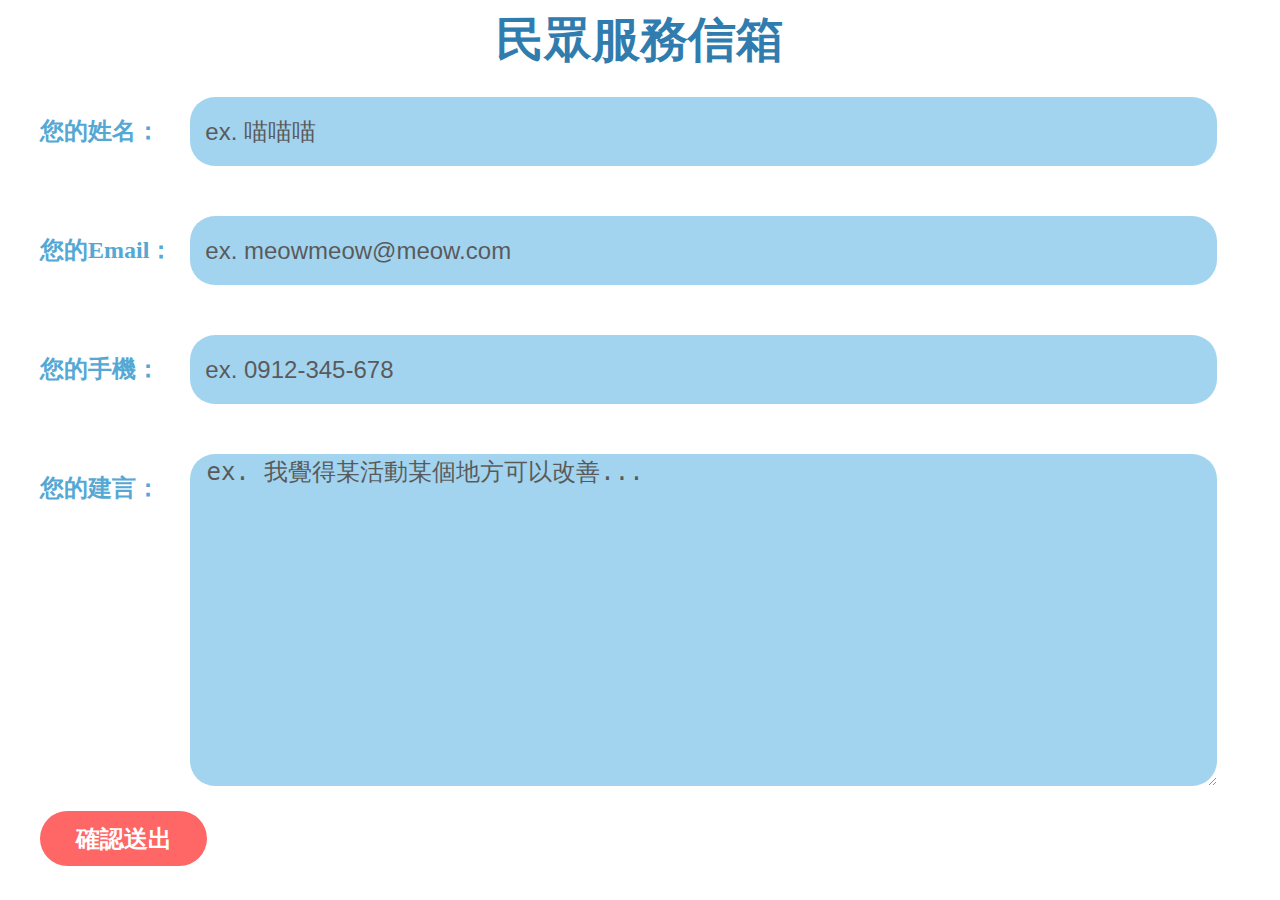
<file: 05_dialog.html>
<!DOCTYPE html>
<html lang="en">
  <head>
    <meta charset="UTF-8" />
    <meta name="viewport" content="width=device-width, initial-scale=1.0" />
    <title>dialog</title>
  </head>

  <style>
    form {
      display: flex;
      flex-wrap: wrap;
      width: 1200px;
      margin: 0 auto;
    }

    .hp-h2 {
      font-size: 48px;
      font-weight: 600;
      letter-spacing: 10%;
      color: #307cae;
      transition-duration: 1s;
      margin: 0;
      text-align: center;
    }

    .input {
      width: 1023px;
      height: 67px;
      background-color: #7bc2e9;
      opacity: 0.7;
      outline-style: none;
      border: none;
      border-radius: 25px;
      font-size: 24px;
      color: #141414;
      margin: 25px 0;
    }

    .input::placeholder,
    .input2::placeholder {
      color: #141414;
    }

    .input2 {
      width: 1023px;
      height: 328px;
      background-color: #7bc2e9;
      opacity: 0.7;
      outline-style: none;
      border: none;
      border-radius: 25px;
      font-size: 24px;
      color: #141414;
      margin: 25px 0;
    }

    p {
      display: inline;
      width: 150px;
      font-size: 24px;
      font-weight: 600;
      color: #55a8d4;
      margin: 25px 0;
      line-height: 69px;
    }

    .button {
      width: 167px;
      height: 55px;
      color: #fff;
      font-size: 24px;
      font-weight: 600;
      background-color: #ff6666;
      outline-style: none;
      border: none;
      border-radius: 39px;
      justify-content: flex-end;
    }
  </style>

  <body>
    <div>
      <h2 class="hp-h2">民眾服務信箱</h2>
      <form action="#">
        <p>您的姓名：</p>
        <input class="input" type="text" placeholder="  ex. 喵喵喵" />

        <p>您的Email：</p>
        <input
          class="input"
          type="email"
          placeholder="  ex. meowmeow@meow.com"
        />

        <p>您的手機：</p>
        <input class="input" type="tel" placeholder="  ex. 0912-345-678" />

        <p>您的建言：</p>
        <textarea
          class="input2"
          type="text"
          placeholder=" ex. 我覺得某活動某個地方可以改善..."
        ></textarea>

        <input class="button" type="submit" value="確認送出" />
      </form>
    </div>
    <script></script>
  </body>
</html>
</file>
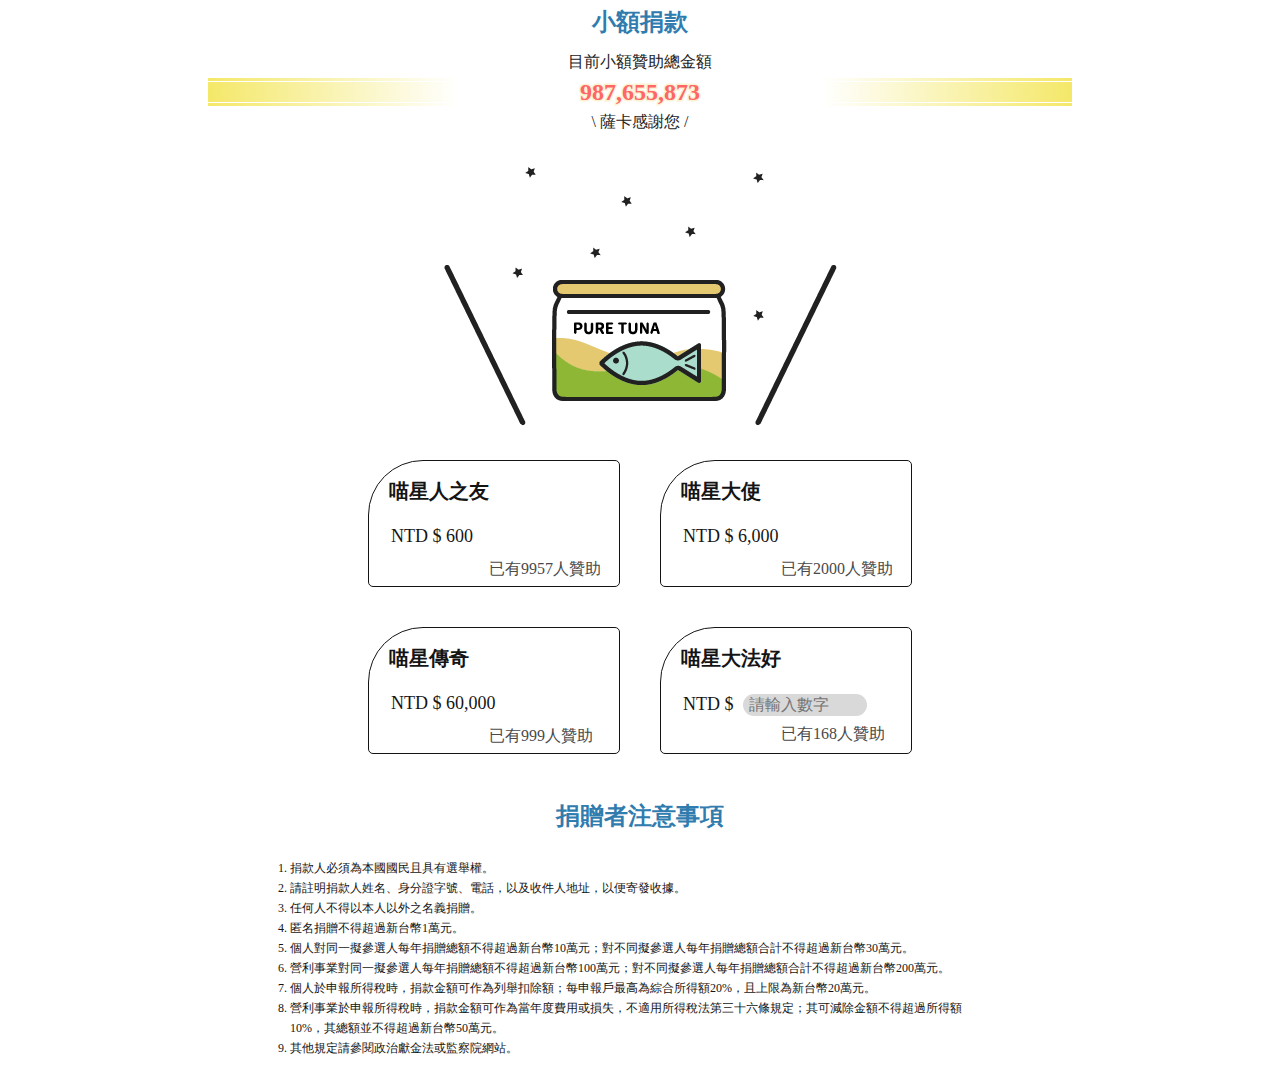
<file: 06_donate.html>
<!DOCTYPE html>
<html lang="en">
  <head>
    <meta charset="UTF-8" />
    <meta name="viewport" content="width=device-width, initial-scale=1.0" />
    <title>donate</title>
    <link rel="stylesheet" href="./css/reset.css">
    <link rel="stylesheet" href="./css/06_donate.css" />
  </head>
  <body>
    <div class="donate-form">
      <!-- 小額捐款表頭 start -->
      <div>
        <h1>小額捐款</h1>

        <div class="now">
          <div>
            <div class="line1"></div>
            <div class="line2"></div>
            <div class="line1"></div>
          </div>
          <div class="now-text">
            <p class="now-p">目前小額贊助總金額</p>
            <p class="now-number" data-123="987,655,873">987,655,873</p>
            <p class="now-p">\ 薩卡感謝您 /</p>
          </div>
          <div>
            <div class="line3"></div>
            <div class="line4"></div>
            <div class="line3"></div>
          </div>
        </div>
      </div>
      <!-- 小額捐款表頭 end -->

      <!-- 贊助方案 start -->

      <div class="donate-img">
        <img class="imgSrc" src="./images/06_donate/donate_1.png" alt="" />
      </div>

      <div class="donate">
          <div class="donate-con1">
            <div class="donate-plan hover1">
              <p class="donate-level">喵星人之友</p>
              <br />
              <p class="donate-amount">NTD $ 600</p>
              <br />
              <p class="donate-people">已有<span>9957</span>人贊助</p>
              <img src="./images/06_donate/gradient.png" alt="" />
            </div>
            <div class="donate-plan hover2">
              <p class="donate-level">喵星大使</p>
              <br />
              <p class="donate-amount">NTD $ 6,000</p>
              <br />
              <p class="donate-people">已有<span>2000</span>人贊助</p>
              <img src="./images/06_donate/gradient.png" alt="" />
            </div>
          </div>
          <div class="donate-con2">
            <div class="donate-plan hover3">
              <p class="donate-level">喵星傳奇</p>
              <br />
              <p class="donate-amount">NTD $ 60,000</p>
              <br />
              <p class="donate-people">已有<span>999</span>人贊助</p>
              <img src="./images/06_donate/gradient.png" alt="" />
            </div>
            <div class="donate-plan hover4">
              <p class="donate-level">喵星大法好</p>
              <br />
              <p class="donate-amount" id="amount">NTD $</p>
              <input type="number" placeholder=" 請輸入數字" /><br />
              <p class="donate-people">已有<span>168</span>人贊助</p>
              <img src="./images/06_donate/gradient.png" alt="" />
            </div>
        </div>

        <div class="donate-notion">
          <div>
            <h2>捐贈者注意事項</h2>
          </div>
          <div>
            <ol>
              <li>捐款人必須為本國國民且具有選舉權。</li>
              <li>請註明捐款人姓名、身分證字號、電話，以及收件人地址，以便寄發收據。</li>
              <li>任何人不得以本人以外之名義捐贈。</li>
              <li>匿名捐贈不得超過新台幣1萬元。</li>
              <li>個人對同一擬參選人每年捐贈總額不得超過新台幣10萬元；對不同擬參選人每年捐贈總額合計不得超過新台幣30萬元。</li>
              <li>營利事業對同一擬參選人每年捐贈總額不得超過新台幣100萬元；對不同擬參選人每年捐贈總額合計不得超過新台幣200萬元。</li>
              <li>個人於申報所得稅時，捐款金額可作為列舉扣除額；每申報戶最高為綜合所得額20%，且上限為新台幣20萬元。</li>
              <li>營利事業於申報所得稅時，捐款金額可作為當年度費用或損失，不適用所得稅法第三十六條規定；其可減除金額不得超過所得額10%，其總額並不得超過新台幣50萬元。</li>
              <li>其他規定請參閱政治獻金法或監察院網站。</li>
            </ol>
          </div>
        </div>
      </div>

      <!-- 贊助方案 end -->
    </div>

    <script src="./js/06_donate.js"></script>
  </body>
</html>
</file>
<file: css/06_donate.css>
/* 表頭樣式開始 */
h1 {
  font-size: 24px;
  font-weight: 600;
  letter-spacing: 10%;
  color: #307cae;
  text-align: center;
  margin: 10px;
}

.now {
  display: flex;
  align-items: center;
  justify-content: center;
}

.now-p {
  font-size: 16px;
  font-weight: 500;
  text-align: center;
  margin: 10px;
}

.donate-p {
  font-size: 16px;
  font-weight: 600;
  color: #484848;
  text-align: center;
  margin: 10px;
}

.now-text {
  margin: 0 100px;
}

.now-number {
  font-size: 24px;
  font-weight: 600;
  color: #ff6666;
  z-index: 0;
  text-align: center;
}

.now-number::before {
  /* 複製一份 */
  content: attr(data-123);
  position: absolute;
  z-index: -1;
  -webkit-text-stroke: 3px #faf2d3;
}

.line1 {
  /* background-color: #F4E869; */
  background: linear-gradient(
    to right,
    rgba(244, 232, 105, 1),
    rgba(244, 232, 105, 0)
  );
  width: 250px;
  height: 3px;
}

.line2 {
  /* background-color: #F4E869; */
  background: linear-gradient(
    to right,
    rgba(244, 232, 105, 1),
    rgba(244, 232, 105, 0)
  );
  width: 250px;
  height: 20px;
  margin: 1px 0;
}

.line3 {
  /* background-color: #F4E869; */
  background: linear-gradient(
    to right,
    rgba(244, 232, 105, 0),
    rgba(244, 232, 105, 1)
  );
  width: 250px;
  height: 3px;
}

.line4 {
  /* background-color: #F4E869; */
  background: linear-gradient(
    to right,
    rgba(244, 232, 105, 0),
    rgba(244, 232, 105, 1)
  );
  width: 250px;
  height: 20px;
  margin: 1px 0;
}

/* 表頭樣式結束 */

.donate {
  display: flex;
  flex-direction: column;
  justify-content: center;
}

.donate-plan {
  position: relative;
  width: 250px;
  height: 125px;
  border: 1px solid #141414;
  border-radius: 55px 5px 5px 5px;
  margin: 0 20px;
}

.donate-plan:hover > img {
  display: block;
}

.donate-plan:hover > span {
  color: #307CAE;
}

.donate-plan img {
  position: absolute;
  width: 250px;
  height: auto;
  top: 5px;
  left: 5px;
  z-index: -1;
  display: none;
}

/* 贊助方案內文 start */

.donate-level {
  color: #141414;
  font-size: 20px;
  font-weight: 600;
  margin: 20px 0 0 20px;
}

.donate-amount {
  color: #141414;
  font-size: 18px;
  font-weight: 500;
  margin: 10px 0 0 22px;
}

.donate-people {
  color: #4a4a4a;
  font-size: 16px;
  font-weight: 500;
  margin: 0px 0 0 120px;
}

.donate-plan input {
  width: 120px;
  height: 20px;
  color: #8f8f8f;
  font-size: 16px;
  font-weight: 500;
  background-color: #d9d9d9;
  outline-style: none;
  border: none;
  border-radius: 26px;
  margin: 10px 0 10px 5px;
}

/* .donate-plan span {
  color: #307CAE;
} */
/* 贊助方案內文 end */

.donate-img {
  width: 450px;
  height: 300px;
  object-fit: cover;
  object-position: 50% 50%;
  margin:0 auto ;
}

.donate-con1 {
  display: flex;
  padding: 20px 0px ;
  margin: 0 auto;
}

.donate-con2 {
  display: flex;
  padding: 20px 0px;
  margin: 0 auto;
}

#amount {
  display: inline;
}

/* 捐款說明文字 */
.donate-notion {
  margin: 0 auto 20px auto;
  width: 700px;
}

.donate-notion div {
  width: 100%;
}

.donate-notion h2 {
  font-size: 24px;
  font-weight: 600;
  letter-spacing: 10%;
  color: #307cae;
  text-align: center;
  margin: 30px 0;
}

/* CSS reset後，ol的序號會不見 */
/* 要設置list-style-type: decimal; list-style-position: inside;*/
/* 但換行未對齊，將list-style-position改為outside */

.donate-notion li {
  font-size: 12px;
  font-weight: 500;
  letter-spacing: 30%;
  color: #141414;
  line-height: 20px;
  list-style-type: decimal;
  list-style-position: outside;
}
</file>
